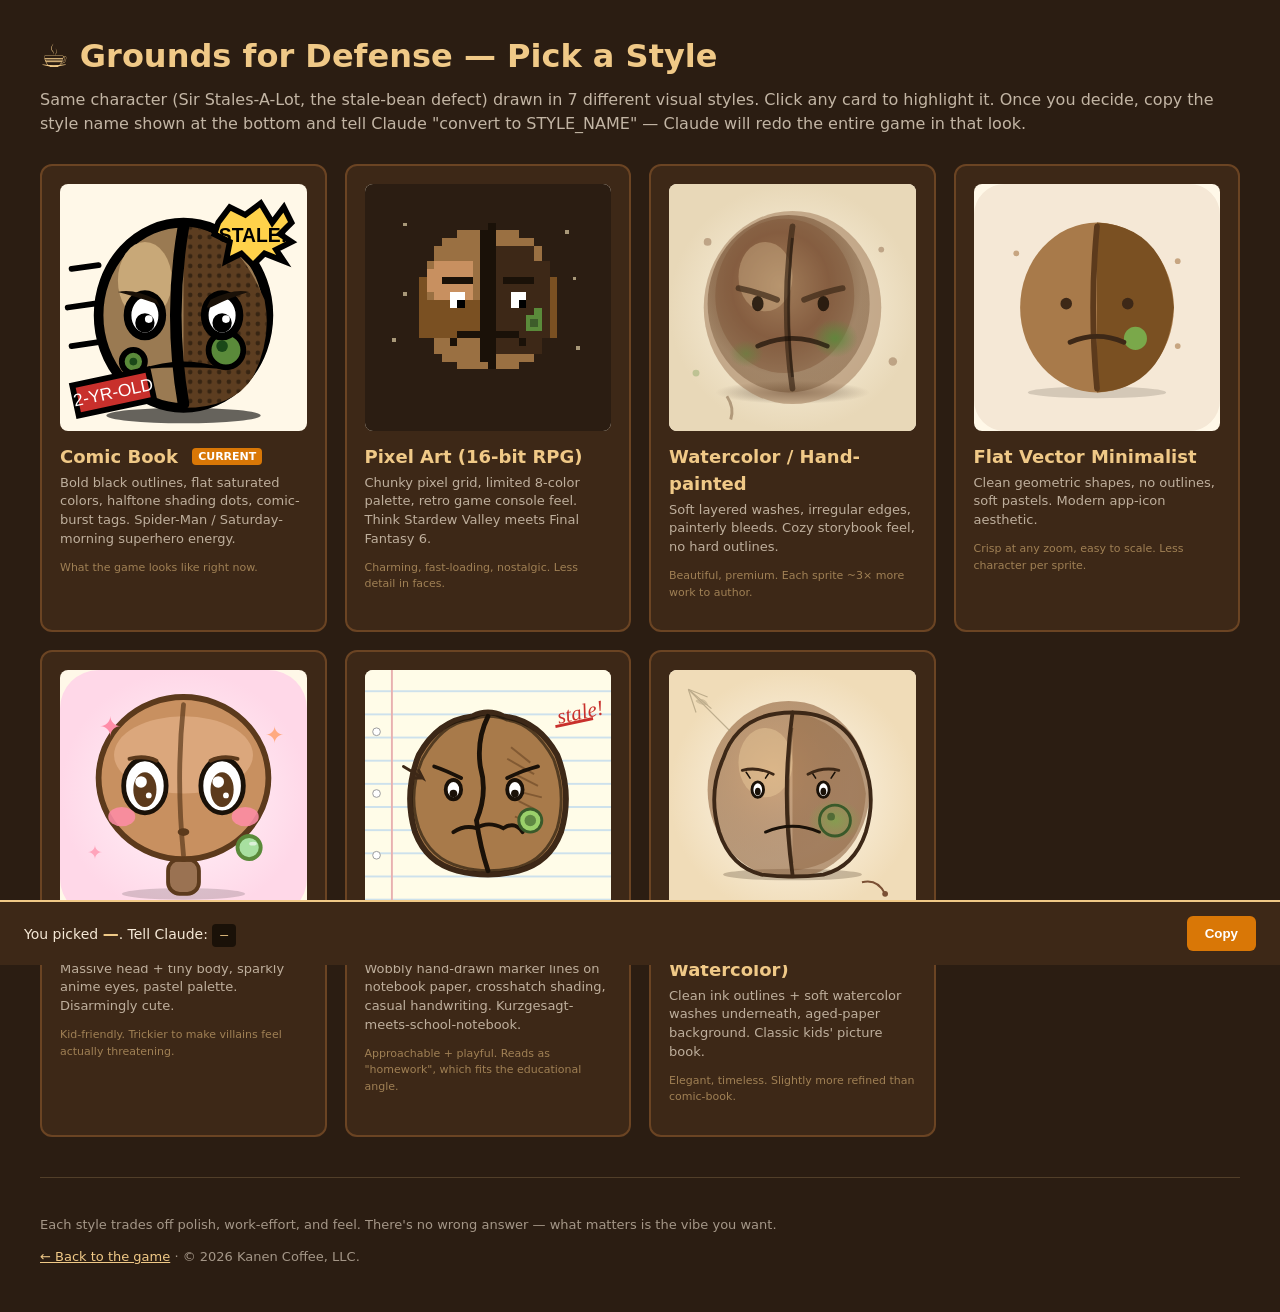
<file: styles/index.html>
<!doctype html>
<html lang="en">
<head>
<meta charset="utf-8" />
<meta name="viewport" content="width=device-width, initial-scale=1" />
<title>Grounds for Defense — Style Picker</title>
<style>
  body {
    margin: 0;
    padding: 32px 24px;
    background: #2b1d12;
    color: #f5e8d6;
    font-family: -apple-system, system-ui, 'Helvetica Neue', sans-serif;
    line-height: 1.5;
    min-height: 100vh;
  }
  .wrap { max-width: 1200px; margin: 0 auto; }
  h1 { color: #f0c987; margin: 0 0 8px; font-size: 32px; }
  .lede { color: rgba(245, 232, 214, 0.75); margin: 0 0 28px; }
  .grid {
    display: grid;
    grid-template-columns: repeat(auto-fit, minmax(280px, 1fr));
    gap: 18px;
  }
  .card {
    background: #3d2817;
    border: 2px solid #6b4423;
    border-radius: 12px;
    padding: 18px;
    cursor: pointer;
    transition: transform 0.15s ease, border-color 0.15s ease, box-shadow 0.15s ease;
    user-select: none;
  }
  .card:hover {
    transform: translateY(-3px);
    border-color: #f0c987;
    box-shadow: 0 8px 24px rgba(0, 0, 0, 0.4);
  }
  .card.selected {
    border-color: #d97706;
    border-width: 3px;
    box-shadow: 0 0 0 4px rgba(217, 119, 6, 0.25);
  }
  .img-frame {
    background: #fff8e8;
    border-radius: 8px;
    padding: 0;
    aspect-ratio: 1;
    display: flex;
    align-items: center;
    justify-content: center;
    margin-bottom: 12px;
    overflow: hidden;
  }
  .img-frame img { width: 100%; height: 100%; }
  .name { font-size: 18px; font-weight: 700; color: #f0c987; margin: 0 0 4px; }
  .name .badge { font-size: 11px; padding: 2px 6px; background: #d97706; color: #fff; border-radius: 4px; margin-left: 8px; vertical-align: middle; }
  .desc { font-size: 13px; color: rgba(245, 232, 214, 0.7); margin: 0 0 8px; line-height: 1.45; }
  .meta { font-size: 11px; color: rgba(240, 201, 135, 0.55); }
  .footer {
    margin-top: 40px;
    padding-top: 24px;
    border-top: 1px solid rgba(240, 201, 135, 0.2);
    font-size: 13px;
    color: rgba(245, 232, 214, 0.6);
  }
  .selection-bar {
    position: fixed;
    bottom: 0;
    left: 0;
    right: 0;
    background: #3d2817;
    border-top: 2px solid #f0c987;
    padding: 14px 24px;
    display: flex;
    align-items: center;
    justify-content: space-between;
    gap: 16px;
    transform: translateY(100%);
    transition: transform 0.25s ease;
    z-index: 100;
  }
  .selection-bar.show { transform: translateY(0); }
  .selection-bar p { margin: 0; font-size: 14px; }
  .selection-bar strong { color: #f0c987; font-size: 16px; }
  .selection-bar code { background: #1a1108; padding: 4px 8px; border-radius: 4px; color: #f0c987; font-size: 13px; }
  .selection-bar button {
    padding: 10px 18px;
    background: #d97706;
    color: #fff;
    border: none;
    border-radius: 6px;
    font-weight: 700;
    cursor: pointer;
  }
  .selection-bar button:hover { background: #f59e0b; }
  a { color: #f0c987; }
</style>
</head>
<body>
<div class="wrap">
  <h1>☕ Grounds for Defense — Pick a Style</h1>
  <p class="lede">Same character (Sir Stales-A-Lot, the stale-bean defect) drawn in 7 different visual styles. Click any card to highlight it. Once you decide, copy the style name shown at the bottom and tell Claude "convert to STYLE_NAME" — Claude will redo the entire game in that look.</p>

  <div class="grid" id="grid">
    <!-- Cards inserted by JS -->
  </div>

  <div class="footer">
    <p>Each style trades off polish, work-effort, and feel. There's no wrong answer — what matters is the vibe you want.</p>
    <p><a href="../">← Back to the game</a> &middot; © 2026 Kanen Coffee, LLC.</p>
  </div>
</div>

<div class="selection-bar" id="bar">
  <p>You picked <strong id="pickname">—</strong>. Tell Claude: <code id="pickcode">—</code></p>
  <button onclick="copyCode()">Copy</button>
</div>

<script>
const styles = [
  {
    id: 'comic',
    name: 'Comic Book',
    badge: 'CURRENT',
    src: 'style-0-comic.svg',
    desc: 'Bold black outlines, flat saturated colors, halftone shading dots, comic-burst tags. Spider-Man / Saturday-morning superhero energy.',
    meta: 'What the game looks like right now.'
  },
  {
    id: 'pixel',
    name: 'Pixel Art (16-bit RPG)',
    src: 'style-1-pixel.svg',
    desc: 'Chunky pixel grid, limited 8-color palette, retro game console feel. Think Stardew Valley meets Final Fantasy 6.',
    meta: 'Charming, fast-loading, nostalgic. Less detail in faces.'
  },
  {
    id: 'watercolor',
    name: 'Watercolor / Hand-painted',
    src: 'style-2-watercolor.svg',
    desc: 'Soft layered washes, irregular edges, painterly bleeds. Cozy storybook feel, no hard outlines.',
    meta: 'Beautiful, premium. Each sprite ~3× more work to author.'
  },
  {
    id: 'flat',
    name: 'Flat Vector Minimalist',
    src: 'style-3-flat.svg',
    desc: 'Clean geometric shapes, no outlines, soft pastels. Modern app-icon aesthetic.',
    meta: 'Crisp at any zoom, easy to scale. Less character per sprite.'
  },
  {
    id: 'chibi',
    name: 'Chibi / Kawaii Cute',
    src: 'style-4-chibi.svg',
    desc: 'Massive head + tiny body, sparkly anime eyes, pastel palette. Disarmingly cute.',
    meta: 'Kid-friendly. Trickier to make villains feel actually threatening.'
  },
  {
    id: 'doodle',
    name: 'Doodle / Sketchy',
    src: 'style-5-doodle.svg',
    desc: 'Wobbly hand-drawn marker lines on notebook paper, crosshatch shading, casual handwriting. Kurzgesagt-meets-school-notebook.',
    meta: 'Approachable + playful. Reads as "homework", which fits the educational angle.'
  },
  {
    id: 'storybook',
    name: 'Storybook (Ink + Watercolor)',
    src: 'style-6-storybook.svg',
    desc: 'Clean ink outlines + soft watercolor washes underneath, aged-paper background. Classic kids\' picture book.',
    meta: 'Elegant, timeless. Slightly more refined than comic-book.'
  }
];

const grid = document.getElementById('grid');
const bar = document.getElementById('bar');
let selectedId = null;

styles.forEach(s => {
  const card = document.createElement('div');
  card.className = 'card';
  card.dataset.id = s.id;
  card.innerHTML = `
    <div class="img-frame"><img src="${s.src}" alt="${s.name}" /></div>
    <p class="name">${s.name}${s.badge ? ` <span class="badge">${s.badge}</span>` : ''}</p>
    <p class="desc">${s.desc}</p>
    <p class="meta">${s.meta}</p>
  `;
  card.onclick = () => selectStyle(s);
  grid.appendChild(card);
});

function selectStyle(s) {
  selectedId = s.id;
  document.querySelectorAll('.card').forEach(c => {
    c.classList.toggle('selected', c.dataset.id === s.id);
  });
  document.getElementById('pickname').textContent = s.name;
  document.getElementById('pickcode').textContent = `convert to ${s.id} style`;
  bar.classList.add('show');
}

function copyCode() {
  if (!selectedId) return;
  const text = `convert to ${selectedId} style`;
  navigator.clipboard?.writeText(text);
  const btn = bar.querySelector('button');
  const orig = btn.textContent;
  btn.textContent = '✓ Copied';
  setTimeout(() => { btn.textContent = orig; }, 1200);
}
</script>
</body>
</html>
</file>
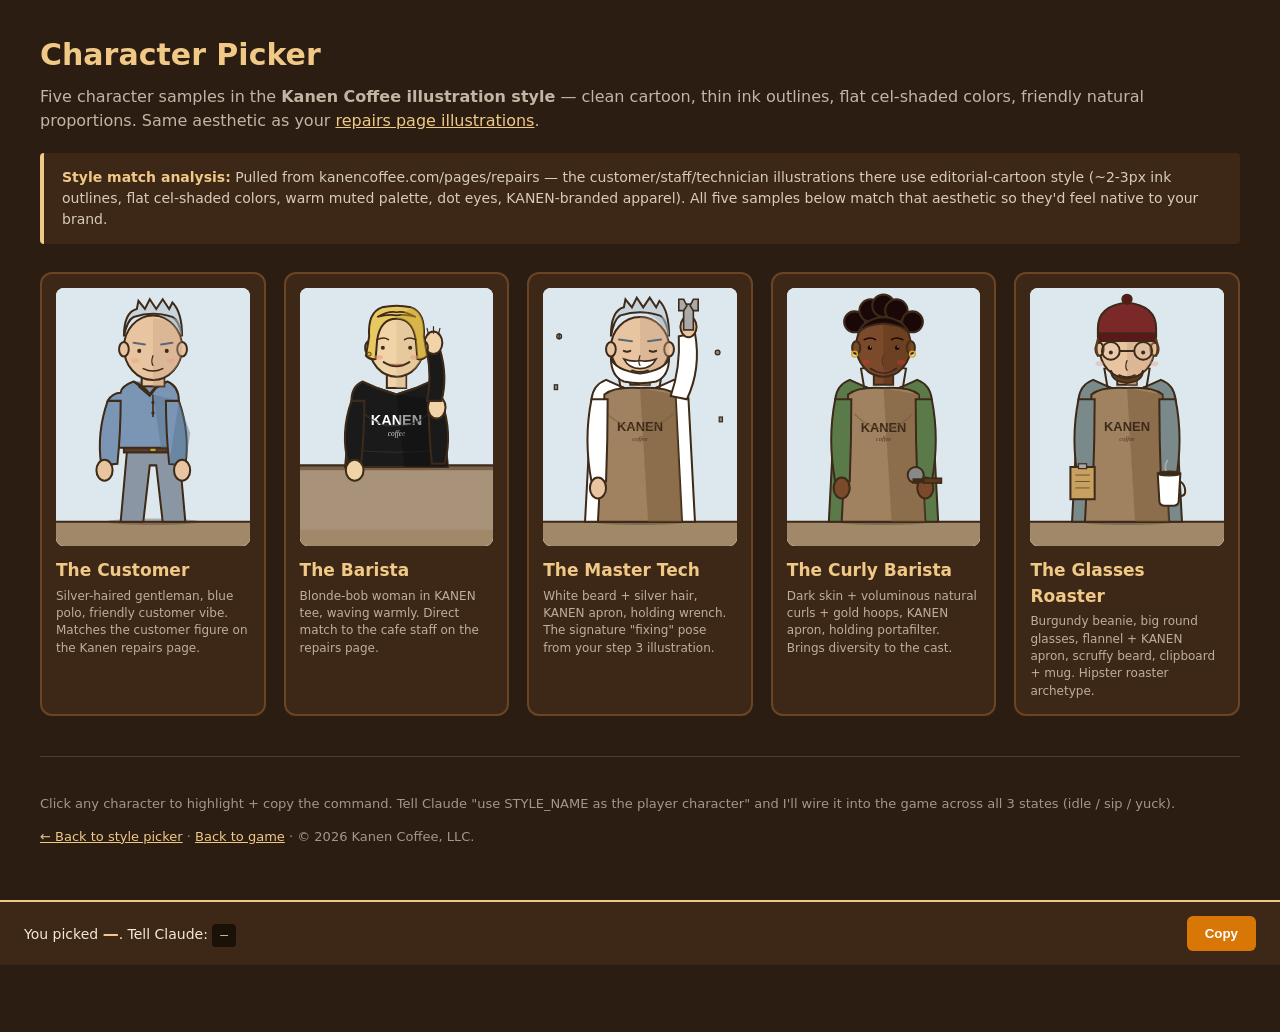
<file: styles/characters/index.html>
<!doctype html>
<html lang="en">
<head>
<meta charset="utf-8" />
<meta name="viewport" content="width=device-width, initial-scale=1" />
<title>Character Picker — Grounds for Defense</title>
<style>
  body {
    margin: 0;
    padding: 32px 24px 100px;
    background: #2b1d12;
    color: #f5e8d6;
    font-family: -apple-system, system-ui, 'Helvetica Neue', sans-serif;
    line-height: 1.5;
    min-height: 100vh;
  }
  .wrap { max-width: 1200px; margin: 0 auto; }
  h1 { color: #f0c987; margin: 0 0 8px; font-size: 30px; }
  .lede { color: rgba(245, 232, 214, 0.75); margin: 0 0 8px; }
  .style-note {
    background: #3d2817;
    border-left: 4px solid #f0c987;
    padding: 14px 18px;
    margin: 20px 0 28px;
    font-size: 14px;
    color: rgba(245, 232, 214, 0.85);
    border-radius: 4px;
  }
  .style-note strong { color: #f0c987; }
  .grid {
    display: grid;
    grid-template-columns: repeat(auto-fit, minmax(220px, 1fr));
    gap: 18px;
  }
  .card {
    background: #3d2817;
    border: 2px solid #6b4423;
    border-radius: 12px;
    padding: 14px;
    cursor: pointer;
    transition: transform 0.15s, border-color 0.15s, box-shadow 0.15s;
  }
  .card:hover {
    transform: translateY(-3px);
    border-color: #f0c987;
    box-shadow: 0 8px 24px rgba(0, 0, 0, 0.4);
  }
  .card.selected {
    border-color: #d97706;
    border-width: 3px;
    box-shadow: 0 0 0 4px rgba(217, 119, 6, 0.25);
  }
  .img-frame {
    background: #fff;
    border-radius: 8px;
    aspect-ratio: 240/320;
    display: flex;
    align-items: center;
    justify-content: center;
    margin-bottom: 12px;
    overflow: hidden;
  }
  .img-frame img { width: 100%; height: 100%; object-fit: contain; }
  .name { font-size: 17px; font-weight: 700; color: #f0c987; margin: 0 0 4px; }
  .desc { font-size: 12px; color: rgba(245, 232, 214, 0.7); margin: 0; line-height: 1.45; }
  .footer { margin-top: 40px; padding-top: 24px; border-top: 1px solid rgba(240, 201, 135, 0.2); font-size: 13px; color: rgba(245, 232, 214, 0.6); }
  .selection-bar {
    position: fixed;
    bottom: 0;
    left: 0;
    right: 0;
    background: #3d2817;
    border-top: 2px solid #f0c987;
    padding: 14px 24px;
    display: flex;
    align-items: center;
    justify-content: space-between;
    gap: 16px;
    transform: translateY(100%);
    transition: transform 0.25s ease;
    z-index: 100;
  }
  .selection-bar.show { transform: translateY(0); }
  .selection-bar p { margin: 0; font-size: 14px; }
  .selection-bar strong { color: #f0c987; font-size: 16px; }
  .selection-bar code { background: #1a1108; padding: 4px 8px; border-radius: 4px; color: #f0c987; font-size: 13px; }
  .selection-bar button { padding: 10px 18px; background: #d97706; color: #fff; border: none; border-radius: 6px; font-weight: 700; cursor: pointer; }
  .selection-bar button:hover { background: #f59e0b; }
  a { color: #f0c987; }
</style>
</head>
<body>
<div class="wrap">
  <h1>Character Picker</h1>
  <p class="lede">Five character samples in the <strong>Kanen Coffee illustration style</strong> — clean cartoon, thin ink outlines, flat cel-shaded colors, friendly natural proportions. Same aesthetic as your <a href="https://kanencoffee.com/pages/repairs" target="_blank">repairs page illustrations</a>.</p>
  <div class="style-note">
    <strong>Style match analysis:</strong> Pulled from kanencoffee.com/pages/repairs — the customer/staff/technician illustrations there use editorial-cartoon style (~2-3px ink outlines, flat cel-shaded colors, warm muted palette, dot eyes, KANEN-branded apparel). All five samples below match that aesthetic so they'd feel native to your brand.
  </div>

  <div class="grid" id="grid"></div>

  <div class="footer">
    <p>Click any character to highlight + copy the command. Tell Claude "use STYLE_NAME as the player character" and I'll wire it into the game across all 3 states (idle / sip / yuck).</p>
    <p><a href="../">← Back to style picker</a> &middot; <a href="../../">Back to game</a> &middot; © 2026 Kanen Coffee, LLC.</p>
  </div>
</div>

<div class="selection-bar" id="bar">
  <p>You picked <strong id="pickname">—</strong>. Tell Claude: <code id="pickcode">—</code></p>
  <button onclick="copyCode()">Copy</button>
</div>

<script>
const characters = [
  {
    id: 'customer',
    name: 'The Customer',
    src: 'customer.svg',
    desc: 'Silver-haired gentleman, blue polo, friendly customer vibe. Matches the customer figure on the Kanen repairs page.'
  },
  {
    id: 'barista-f',
    name: 'The Barista',
    src: 'barista-f.svg',
    desc: 'Blonde-bob woman in KANEN tee, waving warmly. Direct match to the cafe staff on the repairs page.'
  },
  {
    id: 'master-tech',
    name: 'The Master Tech',
    src: 'master-tech.svg',
    desc: 'White beard + silver hair, KANEN apron, holding wrench. The signature "fixing" pose from your step 3 illustration.'
  },
  {
    id: 'curly-barista',
    name: 'The Curly Barista',
    src: 'curly-barista.svg',
    desc: 'Dark skin + voluminous natural curls + gold hoops, KANEN apron, holding portafilter. Brings diversity to the cast.'
  },
  {
    id: 'glasses-roaster',
    name: 'The Glasses Roaster',
    src: 'glasses-roaster.svg',
    desc: 'Burgundy beanie, big round glasses, flannel + KANEN apron, scruffy beard, clipboard + mug. Hipster roaster archetype.'
  }
];

const grid = document.getElementById('grid');
const bar = document.getElementById('bar');
let selectedId = null;

characters.forEach(c => {
  const card = document.createElement('div');
  card.className = 'card';
  card.dataset.id = c.id;
  card.innerHTML = `
    <div class="img-frame"><img src="${c.src}" alt="${c.name}" /></div>
    <p class="name">${c.name}</p>
    <p class="desc">${c.desc}</p>
  `;
  card.onclick = () => select(c);
  grid.appendChild(card);
});

function select(c) {
  selectedId = c.id;
  document.querySelectorAll('.card').forEach(el => el.classList.toggle('selected', el.dataset.id === c.id));
  document.getElementById('pickname').textContent = c.name;
  document.getElementById('pickcode').textContent = `use ${c.id} as my player character`;
  bar.classList.add('show');
}
function copyCode() {
  if (!selectedId) return;
  navigator.clipboard?.writeText(`use ${selectedId} as my player character`);
  const btn = bar.querySelector('button');
  const orig = btn.textContent;
  btn.textContent = '✓ Copied';
  setTimeout(() => { btn.textContent = orig; }, 1200);
}
</script>
</body>
</html>
</file>
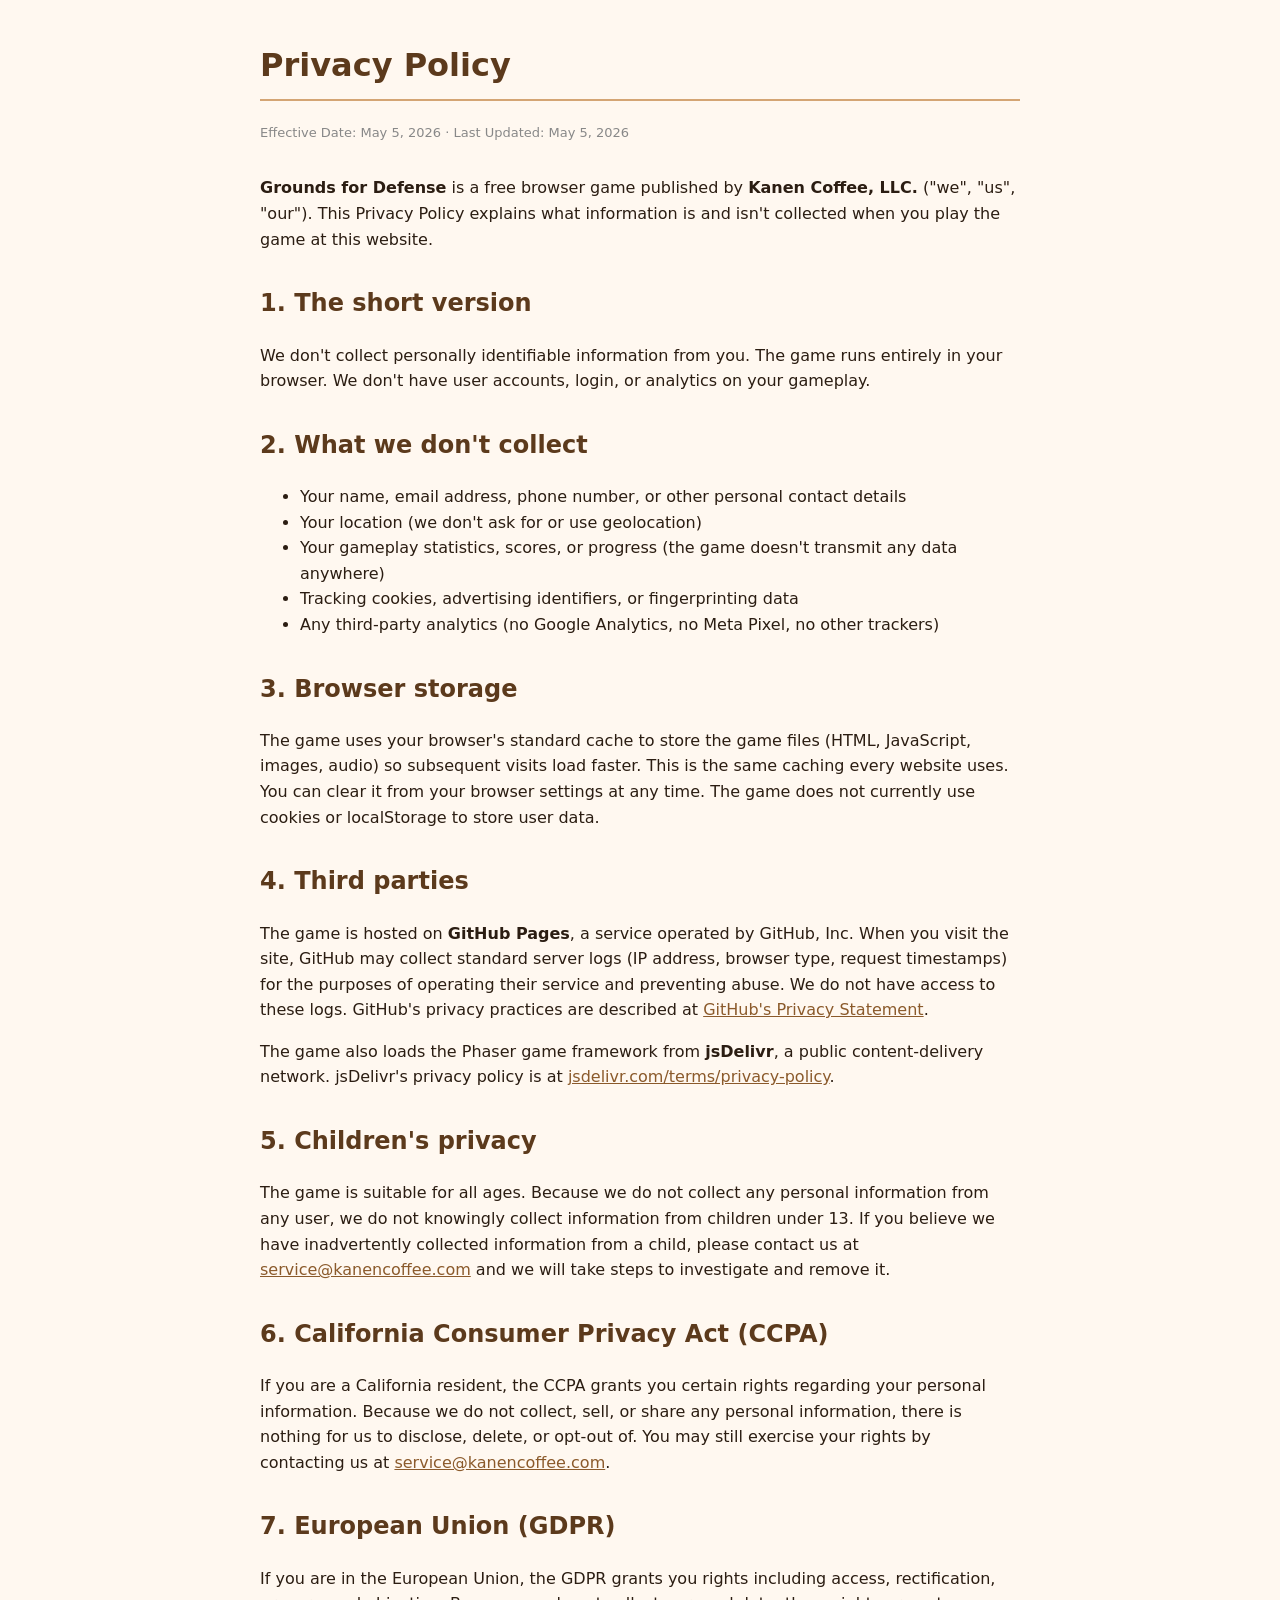
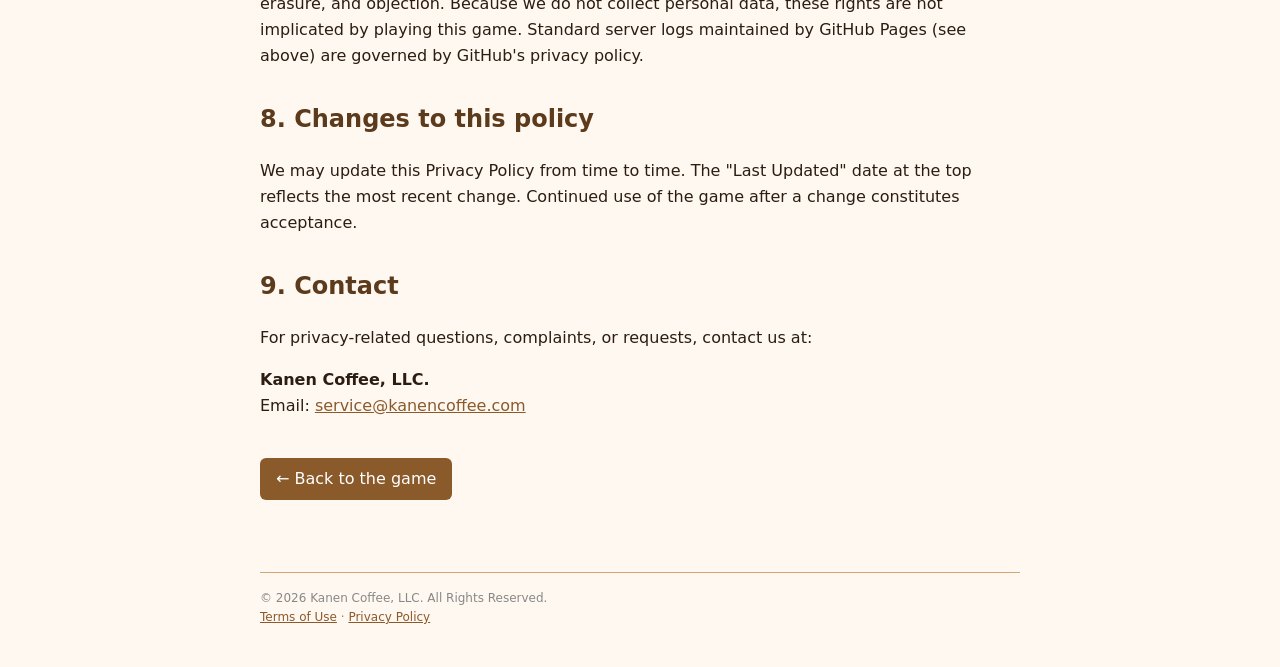
<file: legal/privacy.html>
<!doctype html>
<html lang="en">
<head>
<meta charset="utf-8" />
<meta name="viewport" content="width=device-width, initial-scale=1" />
<title>Privacy Policy — Grounds for Defense</title>
<style>
  body { font-family: -apple-system, system-ui, sans-serif; max-width: 760px; margin: 40px auto; padding: 0 24px; line-height: 1.6; color: #2b1d12; background: #fff8f0; }
  h1 { color: #5c3a1c; border-bottom: 2px solid #d4a574; padding-bottom: 8px; }
  h2 { color: #5c3a1c; margin-top: 32px; }
  a { color: #8b5a2b; }
  .meta { color: #888; font-size: 13px; margin-bottom: 32px; }
  .back { display: inline-block; margin: 24px 0; padding: 8px 16px; background: #8b5a2b; color: #fff; border-radius: 6px; text-decoration: none; }
  .footer { margin-top: 48px; font-size: 12px; color: #888; border-top: 1px solid #d4a574; padding-top: 16px; }
</style>
</head>
<body>
<h1>Privacy Policy</h1>
<p class="meta">Effective Date: May 5, 2026 &middot; Last Updated: May 5, 2026</p>

<p><strong>Grounds for Defense</strong> is a free browser game published by <strong>Kanen Coffee, LLC.</strong> ("we", "us", "our"). This Privacy Policy explains what information is and isn't collected when you play the game at this website.</p>

<h2>1. The short version</h2>
<p>We don't collect personally identifiable information from you. The game runs entirely in your browser. We don't have user accounts, login, or analytics on your gameplay.</p>

<h2>2. What we don't collect</h2>
<ul>
  <li>Your name, email address, phone number, or other personal contact details</li>
  <li>Your location (we don't ask for or use geolocation)</li>
  <li>Your gameplay statistics, scores, or progress (the game doesn't transmit any data anywhere)</li>
  <li>Tracking cookies, advertising identifiers, or fingerprinting data</li>
  <li>Any third-party analytics (no Google Analytics, no Meta Pixel, no other trackers)</li>
</ul>

<h2>3. Browser storage</h2>
<p>The game uses your browser's standard cache to store the game files (HTML, JavaScript, images, audio) so subsequent visits load faster. This is the same caching every website uses. You can clear it from your browser settings at any time. The game does not currently use cookies or localStorage to store user data.</p>

<h2>4. Third parties</h2>
<p>The game is hosted on <strong>GitHub Pages</strong>, a service operated by GitHub, Inc. When you visit the site, GitHub may collect standard server logs (IP address, browser type, request timestamps) for the purposes of operating their service and preventing abuse. We do not have access to these logs. GitHub's privacy practices are described at <a href="https://docs.github.com/en/site-policy/privacy-policies/github-general-privacy-statement" target="_blank">GitHub's Privacy Statement</a>.</p>

<p>The game also loads the Phaser game framework from <strong>jsDelivr</strong>, a public content-delivery network. jsDelivr's privacy policy is at <a href="https://www.jsdelivr.com/terms/privacy-policy-jsdelivr-net" target="_blank">jsdelivr.com/terms/privacy-policy</a>.</p>

<h2>5. Children's privacy</h2>
<p>The game is suitable for all ages. Because we do not collect any personal information from any user, we do not knowingly collect information from children under 13. If you believe we have inadvertently collected information from a child, please contact us at <a href="mailto:service@kanencoffee.com">service@kanencoffee.com</a> and we will take steps to investigate and remove it.</p>

<h2>6. California Consumer Privacy Act (CCPA)</h2>
<p>If you are a California resident, the CCPA grants you certain rights regarding your personal information. Because we do not collect, sell, or share any personal information, there is nothing for us to disclose, delete, or opt-out of. You may still exercise your rights by contacting us at <a href="mailto:service@kanencoffee.com">service@kanencoffee.com</a>.</p>

<h2>7. European Union (GDPR)</h2>
<p>If you are in the European Union, the GDPR grants you rights including access, rectification, erasure, and objection. Because we do not collect personal data, these rights are not implicated by playing this game. Standard server logs maintained by GitHub Pages (see above) are governed by GitHub's privacy policy.</p>

<h2>8. Changes to this policy</h2>
<p>We may update this Privacy Policy from time to time. The "Last Updated" date at the top reflects the most recent change. Continued use of the game after a change constitutes acceptance.</p>

<h2>9. Contact</h2>
<p>For privacy-related questions, complaints, or requests, contact us at:</p>
<p>
  <strong>Kanen Coffee, LLC.</strong><br />
  Email: <a href="mailto:service@kanencoffee.com">service@kanencoffee.com</a>
</p>

<a href="../" class="back">← Back to the game</a>

<div class="footer">
  &copy; 2026 Kanen Coffee, LLC. All Rights Reserved.<br />
  <a href="./terms.html">Terms of Use</a> &middot; <a href="./privacy.html">Privacy Policy</a>
</div>
</body>
</html>
</file>
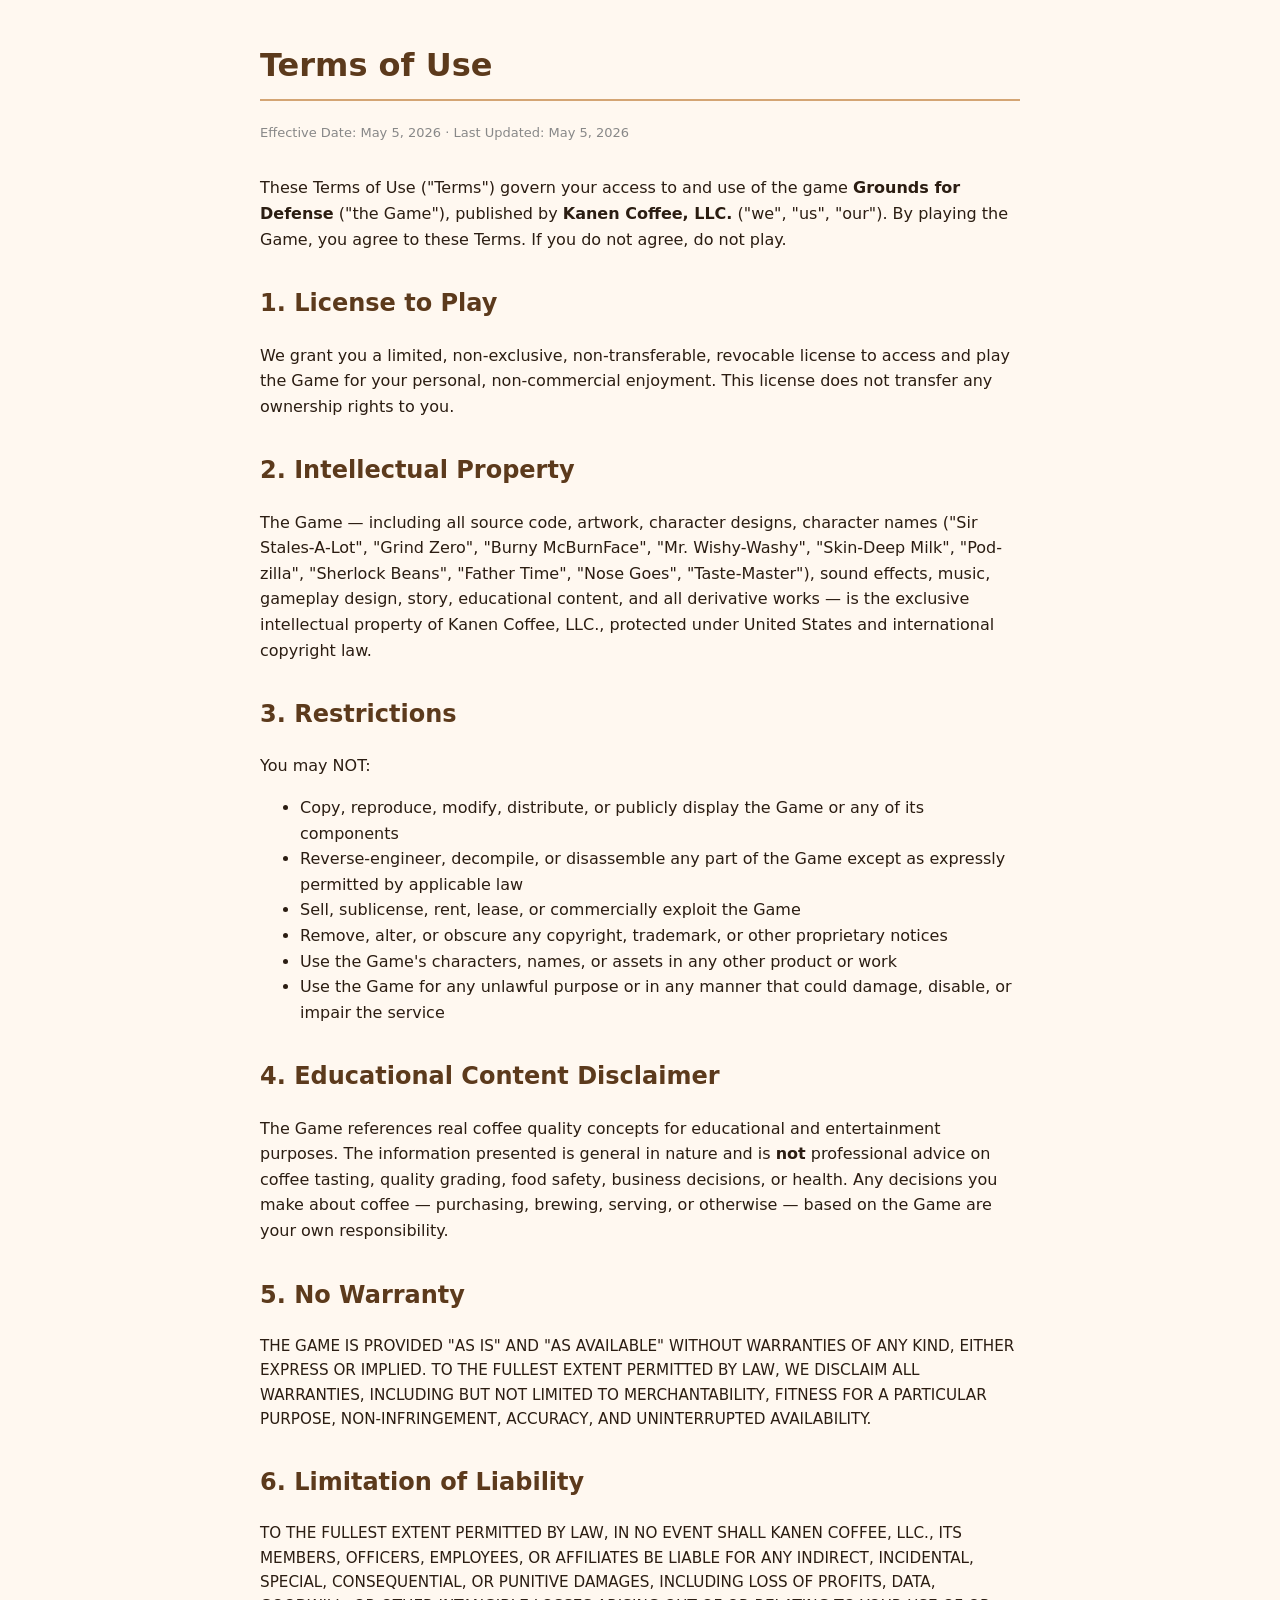
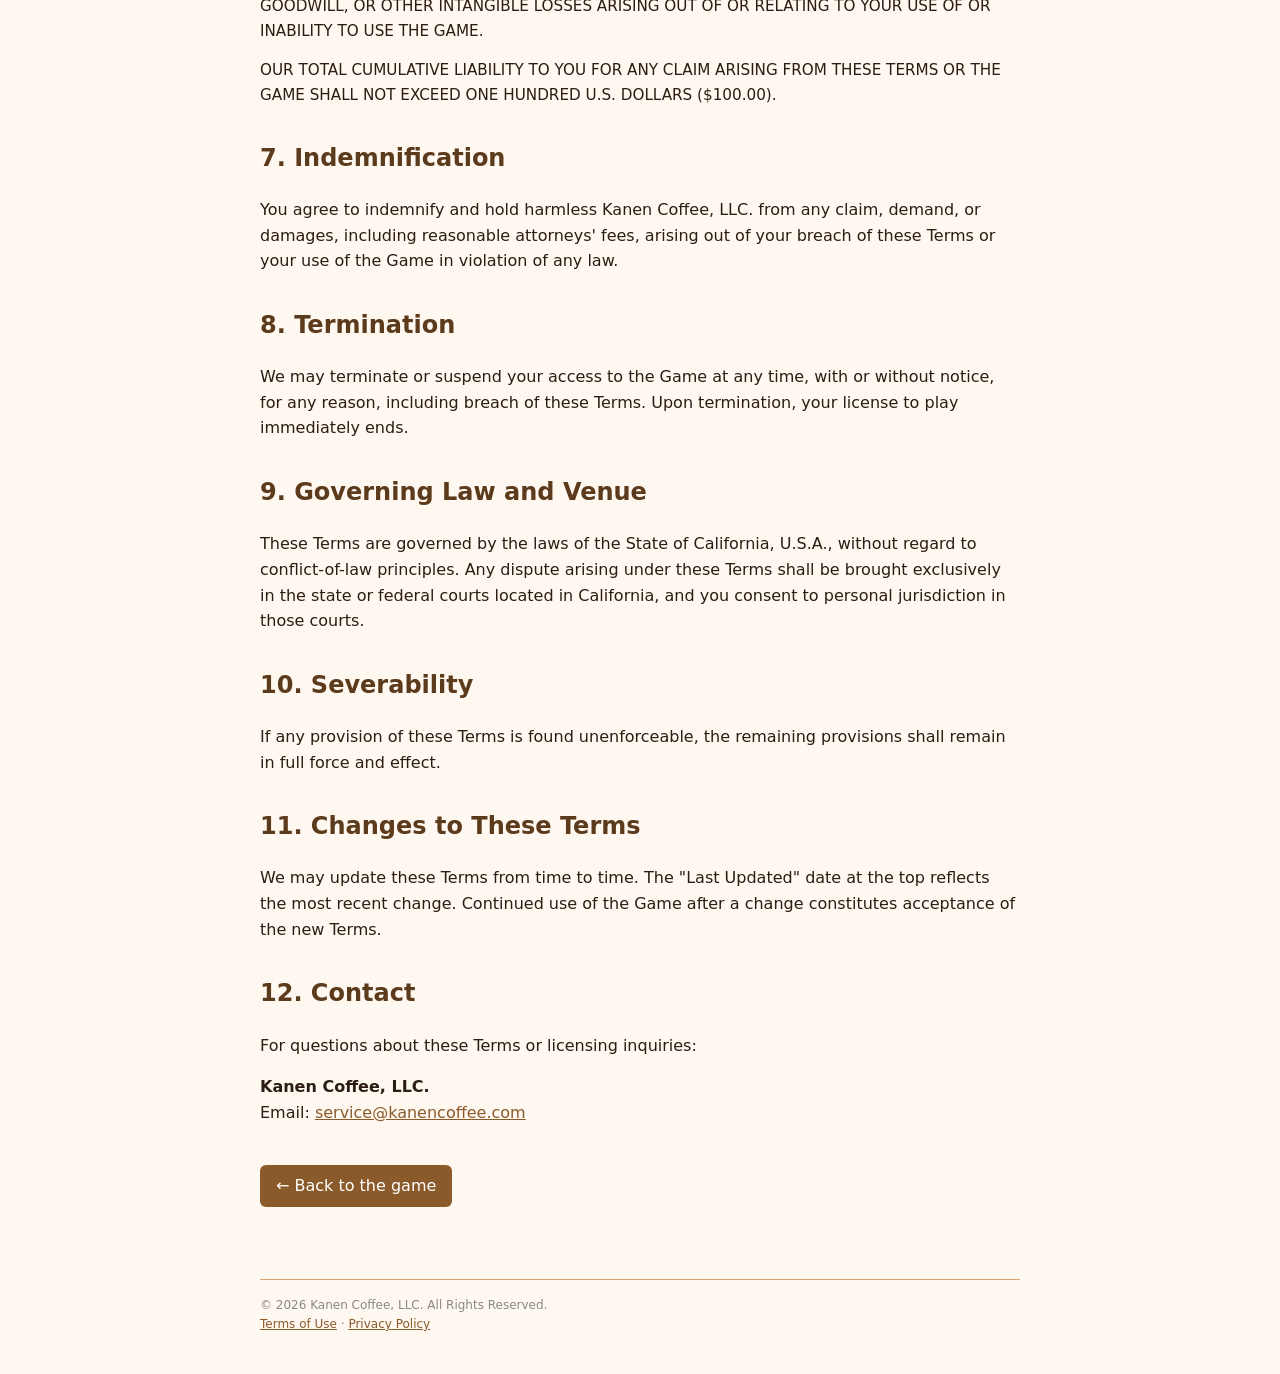
<file: legal/terms.html>
<!doctype html>
<html lang="en">
<head>
<meta charset="utf-8" />
<meta name="viewport" content="width=device-width, initial-scale=1" />
<title>Terms of Use — Grounds for Defense</title>
<style>
  body { font-family: -apple-system, system-ui, sans-serif; max-width: 760px; margin: 40px auto; padding: 0 24px; line-height: 1.6; color: #2b1d12; background: #fff8f0; }
  h1 { color: #5c3a1c; border-bottom: 2px solid #d4a574; padding-bottom: 8px; }
  h2 { color: #5c3a1c; margin-top: 32px; }
  a { color: #8b5a2b; }
  .meta { color: #888; font-size: 13px; margin-bottom: 32px; }
  .back { display: inline-block; margin: 24px 0; padding: 8px 16px; background: #8b5a2b; color: #fff; border-radius: 6px; text-decoration: none; }
  .footer { margin-top: 48px; font-size: 12px; color: #888; border-top: 1px solid #d4a574; padding-top: 16px; }
  .caps { text-transform: uppercase; font-size: 0.95em; }
</style>
</head>
<body>
<h1>Terms of Use</h1>
<p class="meta">Effective Date: May 5, 2026 &middot; Last Updated: May 5, 2026</p>

<p>These Terms of Use ("Terms") govern your access to and use of the game <strong>Grounds for Defense</strong> ("the Game"), published by <strong>Kanen Coffee, LLC.</strong> ("we", "us", "our"). By playing the Game, you agree to these Terms. If you do not agree, do not play.</p>

<h2>1. License to Play</h2>
<p>We grant you a limited, non-exclusive, non-transferable, revocable license to access and play the Game for your personal, non-commercial enjoyment. This license does not transfer any ownership rights to you.</p>

<h2>2. Intellectual Property</h2>
<p>The Game — including all source code, artwork, character designs, character names ("Sir Stales-A-Lot", "Grind Zero", "Burny McBurnFace", "Mr. Wishy-Washy", "Skin-Deep Milk", "Pod-zilla", "Sherlock Beans", "Father Time", "Nose Goes", "Taste-Master"), sound effects, music, gameplay design, story, educational content, and all derivative works — is the exclusive intellectual property of Kanen Coffee, LLC., protected under United States and international copyright law.</p>

<h2>3. Restrictions</h2>
<p>You may NOT:</p>
<ul>
  <li>Copy, reproduce, modify, distribute, or publicly display the Game or any of its components</li>
  <li>Reverse-engineer, decompile, or disassemble any part of the Game except as expressly permitted by applicable law</li>
  <li>Sell, sublicense, rent, lease, or commercially exploit the Game</li>
  <li>Remove, alter, or obscure any copyright, trademark, or other proprietary notices</li>
  <li>Use the Game's characters, names, or assets in any other product or work</li>
  <li>Use the Game for any unlawful purpose or in any manner that could damage, disable, or impair the service</li>
</ul>

<h2>4. Educational Content Disclaimer</h2>
<p>The Game references real coffee quality concepts for educational and entertainment purposes. The information presented is general in nature and is <strong>not</strong> professional advice on coffee tasting, quality grading, food safety, business decisions, or health. Any decisions you make about coffee — purchasing, brewing, serving, or otherwise — based on the Game are your own responsibility.</p>

<h2>5. No Warranty</h2>
<p class="caps">The Game is provided "AS IS" and "AS AVAILABLE" without warranties of any kind, either express or implied. To the fullest extent permitted by law, we disclaim all warranties, including but not limited to merchantability, fitness for a particular purpose, non-infringement, accuracy, and uninterrupted availability.</p>

<h2>6. Limitation of Liability</h2>
<p class="caps">To the fullest extent permitted by law, in no event shall Kanen Coffee, LLC., its members, officers, employees, or affiliates be liable for any indirect, incidental, special, consequential, or punitive damages, including loss of profits, data, goodwill, or other intangible losses arising out of or relating to your use of or inability to use the Game.</p>
<p class="caps">Our total cumulative liability to you for any claim arising from these Terms or the Game shall not exceed one hundred U.S. dollars ($100.00).</p>

<h2>7. Indemnification</h2>
<p>You agree to indemnify and hold harmless Kanen Coffee, LLC. from any claim, demand, or damages, including reasonable attorneys' fees, arising out of your breach of these Terms or your use of the Game in violation of any law.</p>

<h2>8. Termination</h2>
<p>We may terminate or suspend your access to the Game at any time, with or without notice, for any reason, including breach of these Terms. Upon termination, your license to play immediately ends.</p>

<h2>9. Governing Law and Venue</h2>
<p>These Terms are governed by the laws of the State of California, U.S.A., without regard to conflict-of-law principles. Any dispute arising under these Terms shall be brought exclusively in the state or federal courts located in California, and you consent to personal jurisdiction in those courts.</p>

<h2>10. Severability</h2>
<p>If any provision of these Terms is found unenforceable, the remaining provisions shall remain in full force and effect.</p>

<h2>11. Changes to These Terms</h2>
<p>We may update these Terms from time to time. The "Last Updated" date at the top reflects the most recent change. Continued use of the Game after a change constitutes acceptance of the new Terms.</p>

<h2>12. Contact</h2>
<p>For questions about these Terms or licensing inquiries:</p>
<p>
  <strong>Kanen Coffee, LLC.</strong><br />
  Email: <a href="mailto:service@kanencoffee.com">service@kanencoffee.com</a>
</p>

<a href="../" class="back">← Back to the game</a>

<div class="footer">
  &copy; 2026 Kanen Coffee, LLC. All Rights Reserved.<br />
  <a href="./terms.html">Terms of Use</a> &middot; <a href="./privacy.html">Privacy Policy</a>
</div>
</body>
</html>
</file>
